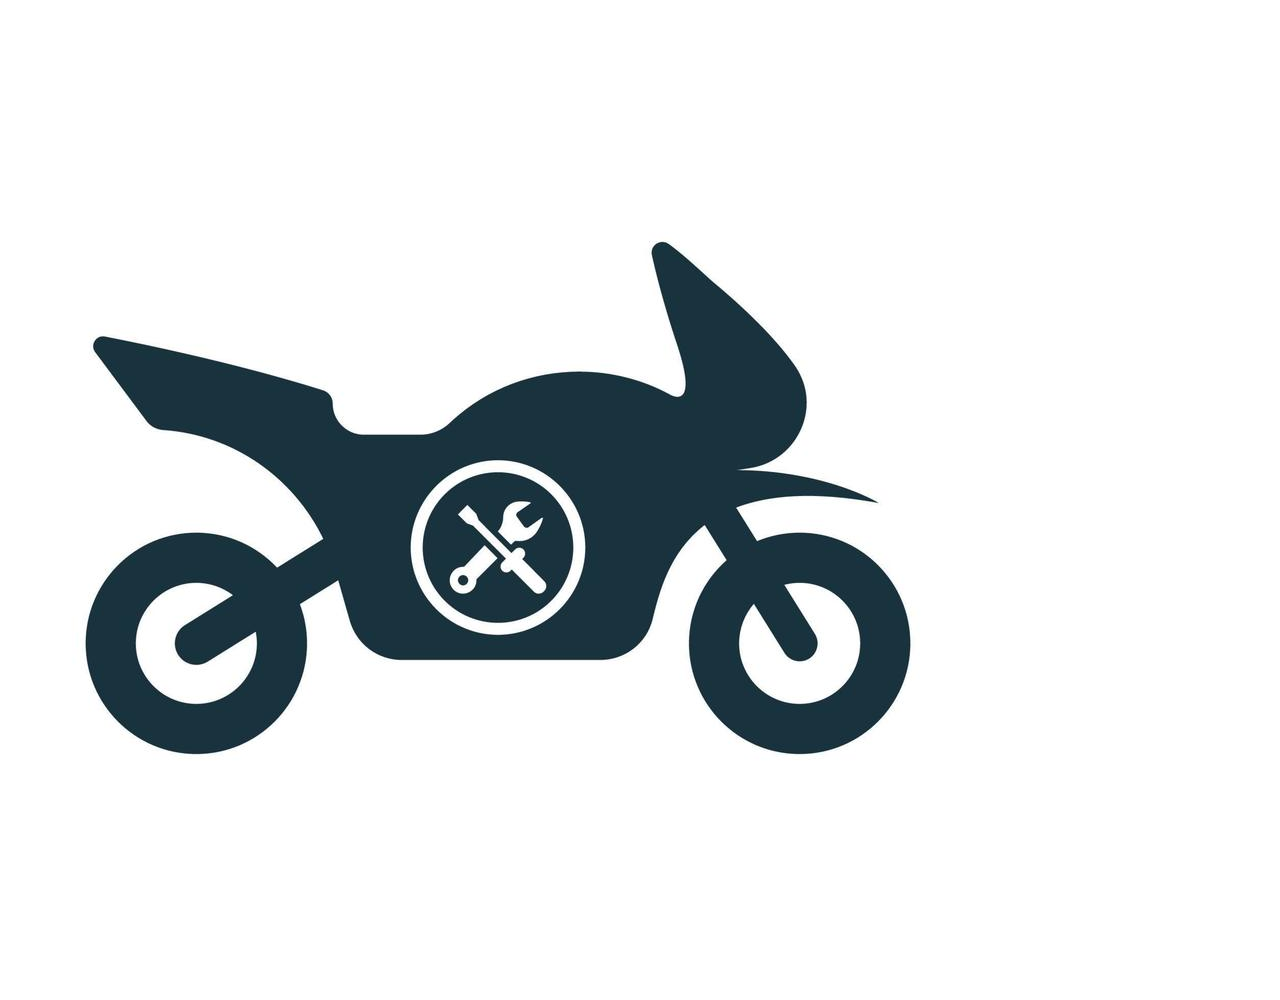
<file: Arreglos.html>
<!DOCTYPE html>
<html>
<head>
	<meta charset="utf-8">
	<meta name="viewport" content="width=device-width, initial-scale=1">
	<title></title>
</head>
<body>
	<img src="arreglo.jpg">

</body>
</html>
</file>
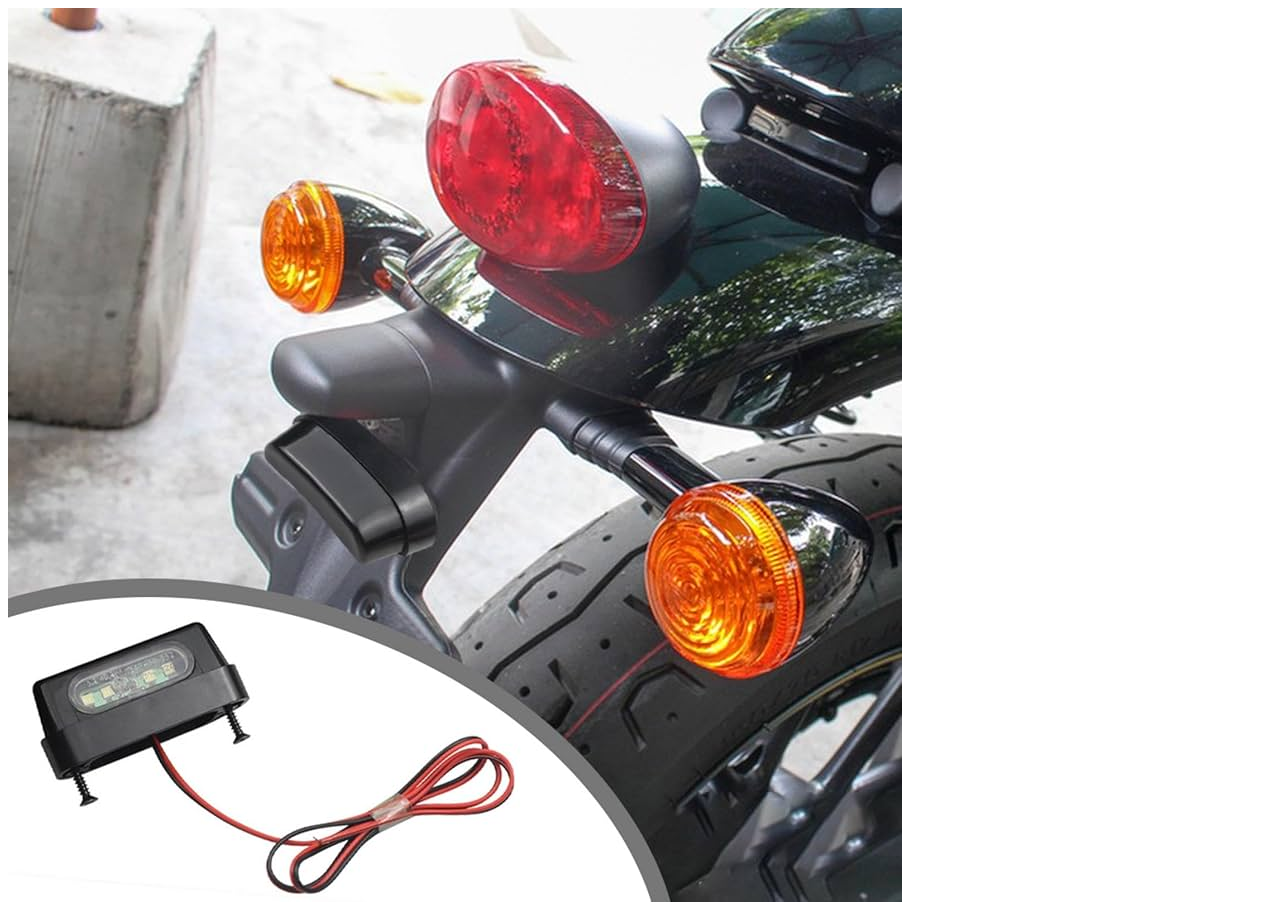
<file: Electrico.html>
<!DOCTYPE html>
<html>
<head>
	<meta charset="utf-8">
	<meta name="viewport" content="width=device-width, initial-scale=1">
	<title></title>
</head>
<body>
	<img src="e.jpg">

</body>
</html>
</file>
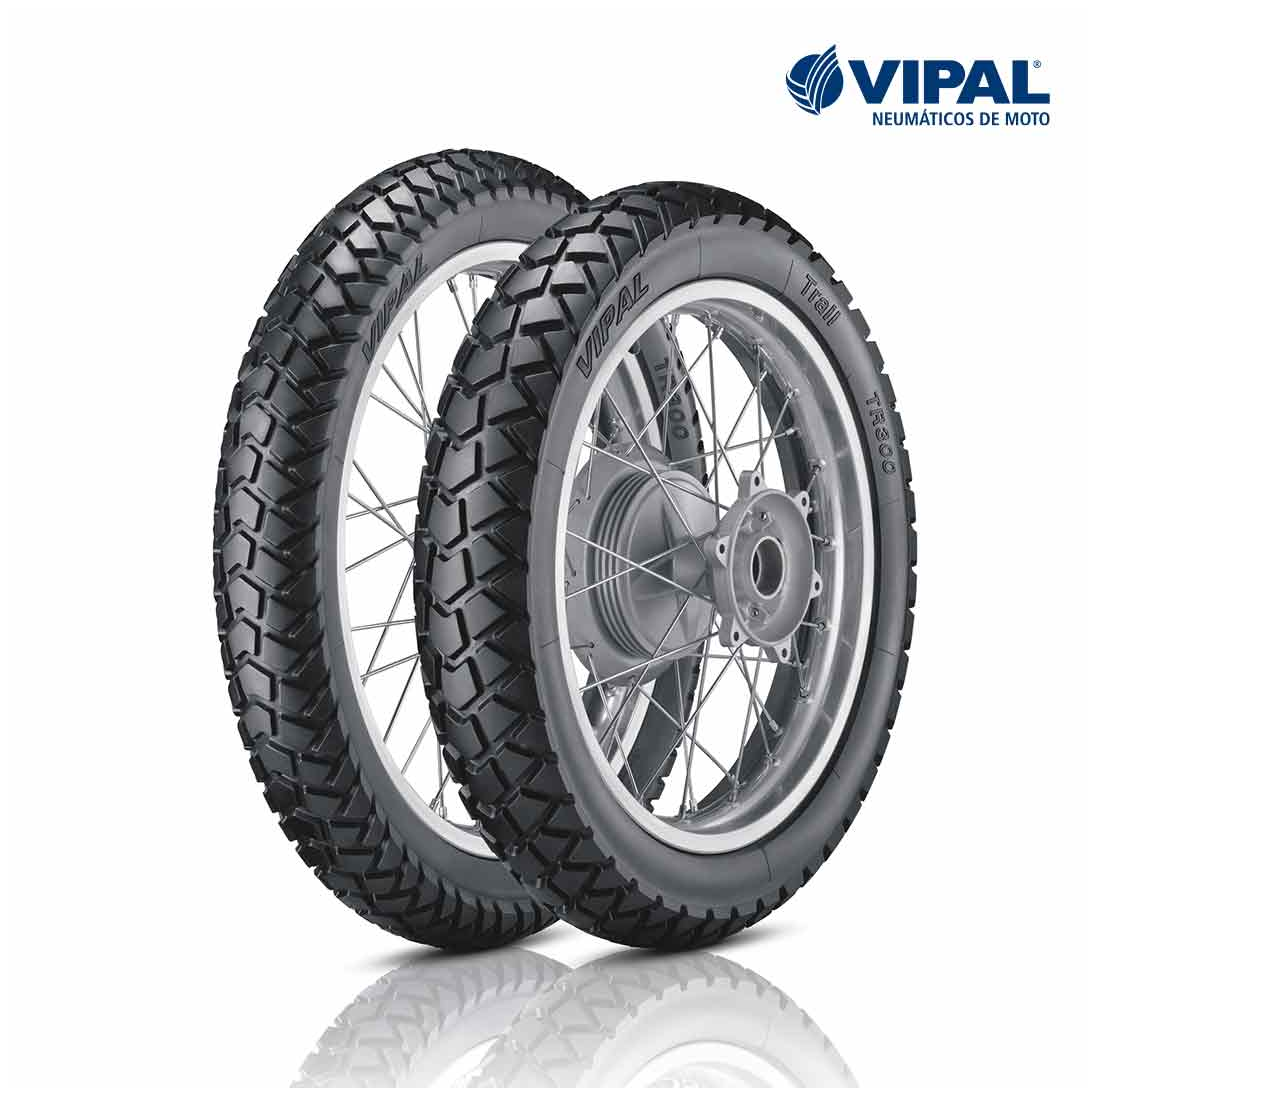
<file: Llantas.html>
<!DOCTYPE html>
<html>
<head>
	<meta charset="utf-8">
	<meta name="viewport" content="width=device-width, initial-scale=1">
	<title></title>
</head>
<body>
	<img src="llan.jpg">

</body>
</html>
</file>
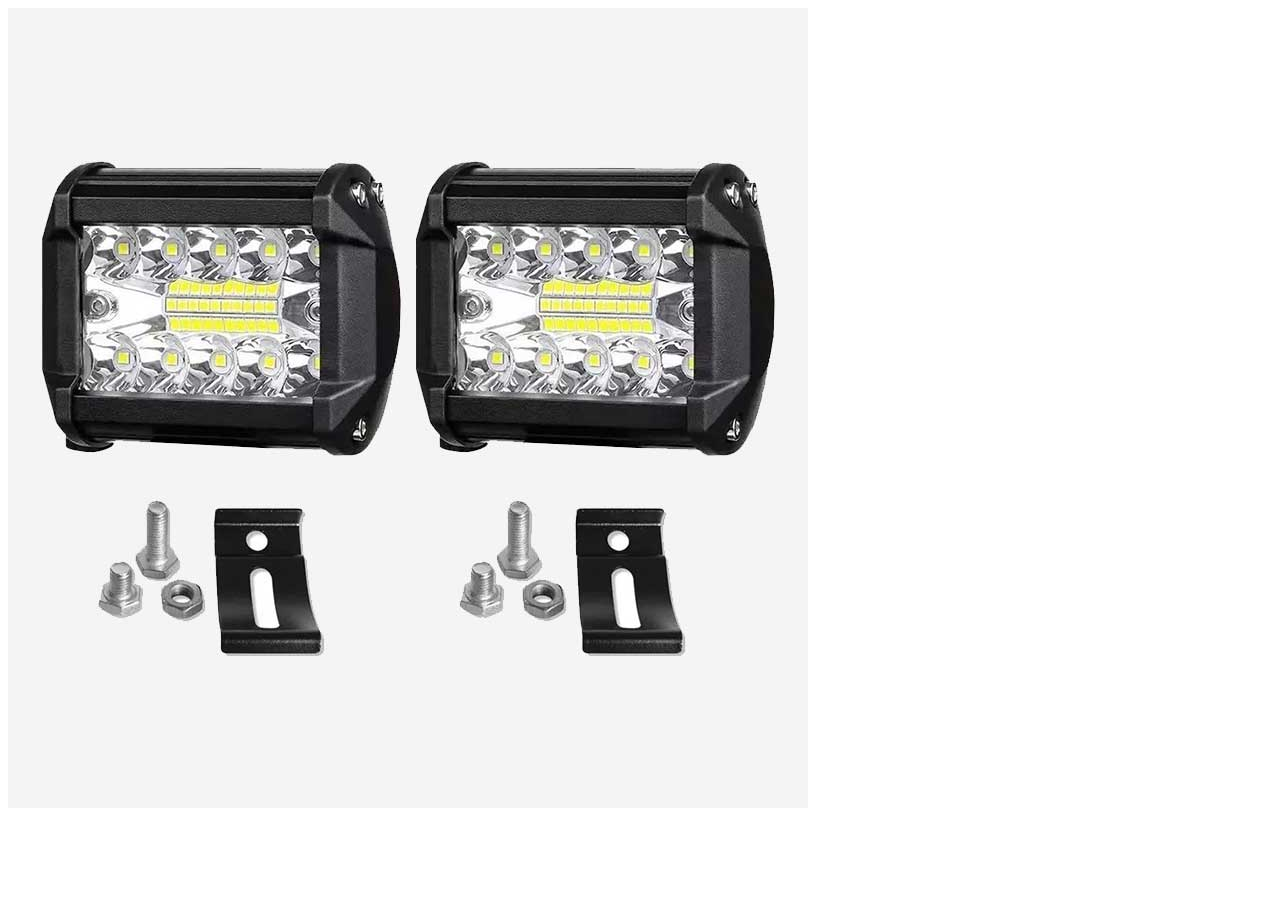
<file: Luces.html>
<!DOCTYPE html>
<html>
<head>
	<meta charset="utf-8">
	<meta name="viewport" content="width=device-width, initial-scale=1">
	<title></title>
</head>
<body>
	<img src="luces.jpg">

</body>
</html>
</file>
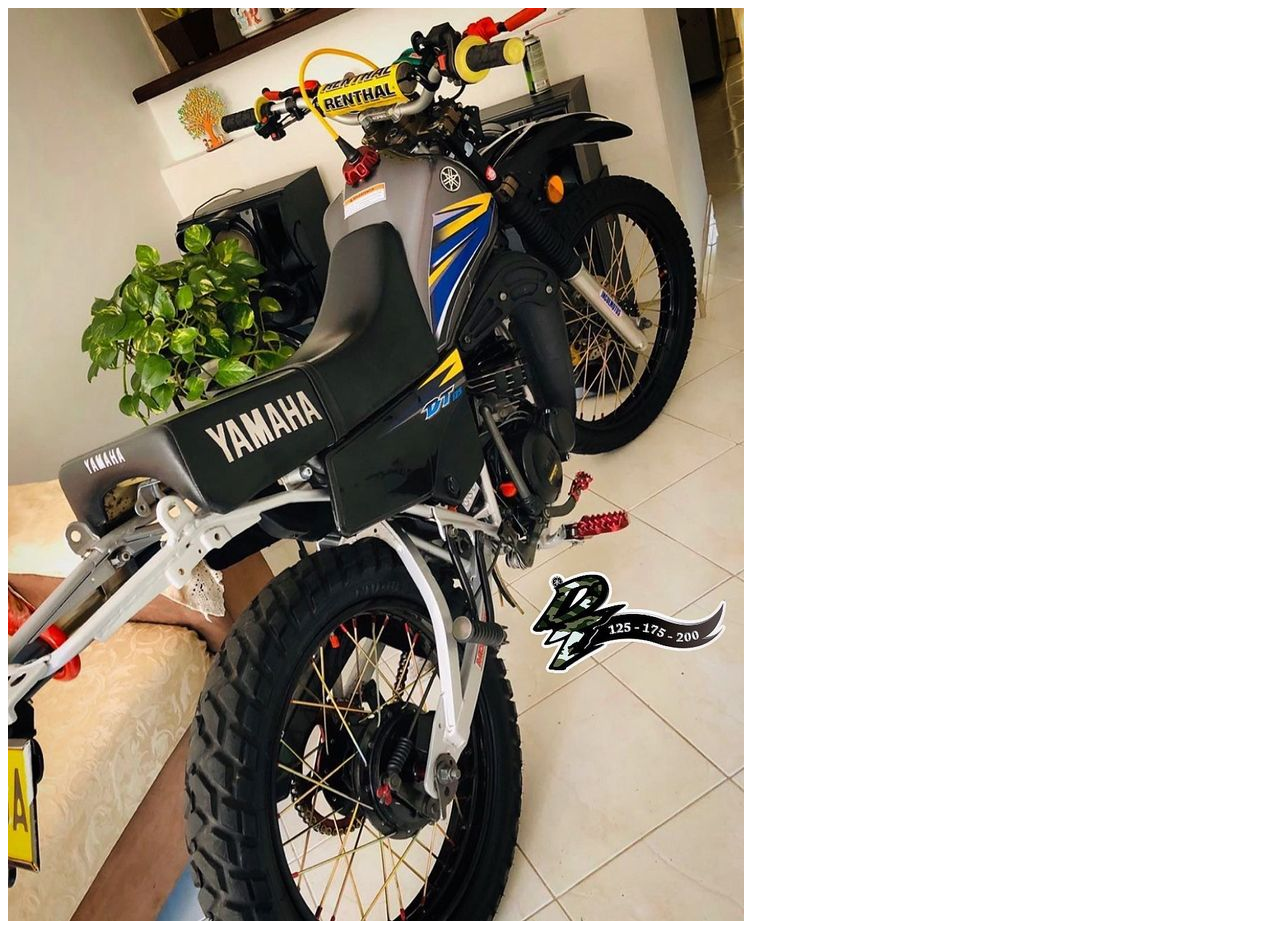
<file: Motos.html>
<!DOCTYPE html>
<html>
<head>
	<meta charset="utf-8">
	<meta name="viewport" content="width=device-width, initial-scale=1">
	<title></title>
</head>
<body>
	<img src="moto.jpg">

</body>
</html>
</file>
